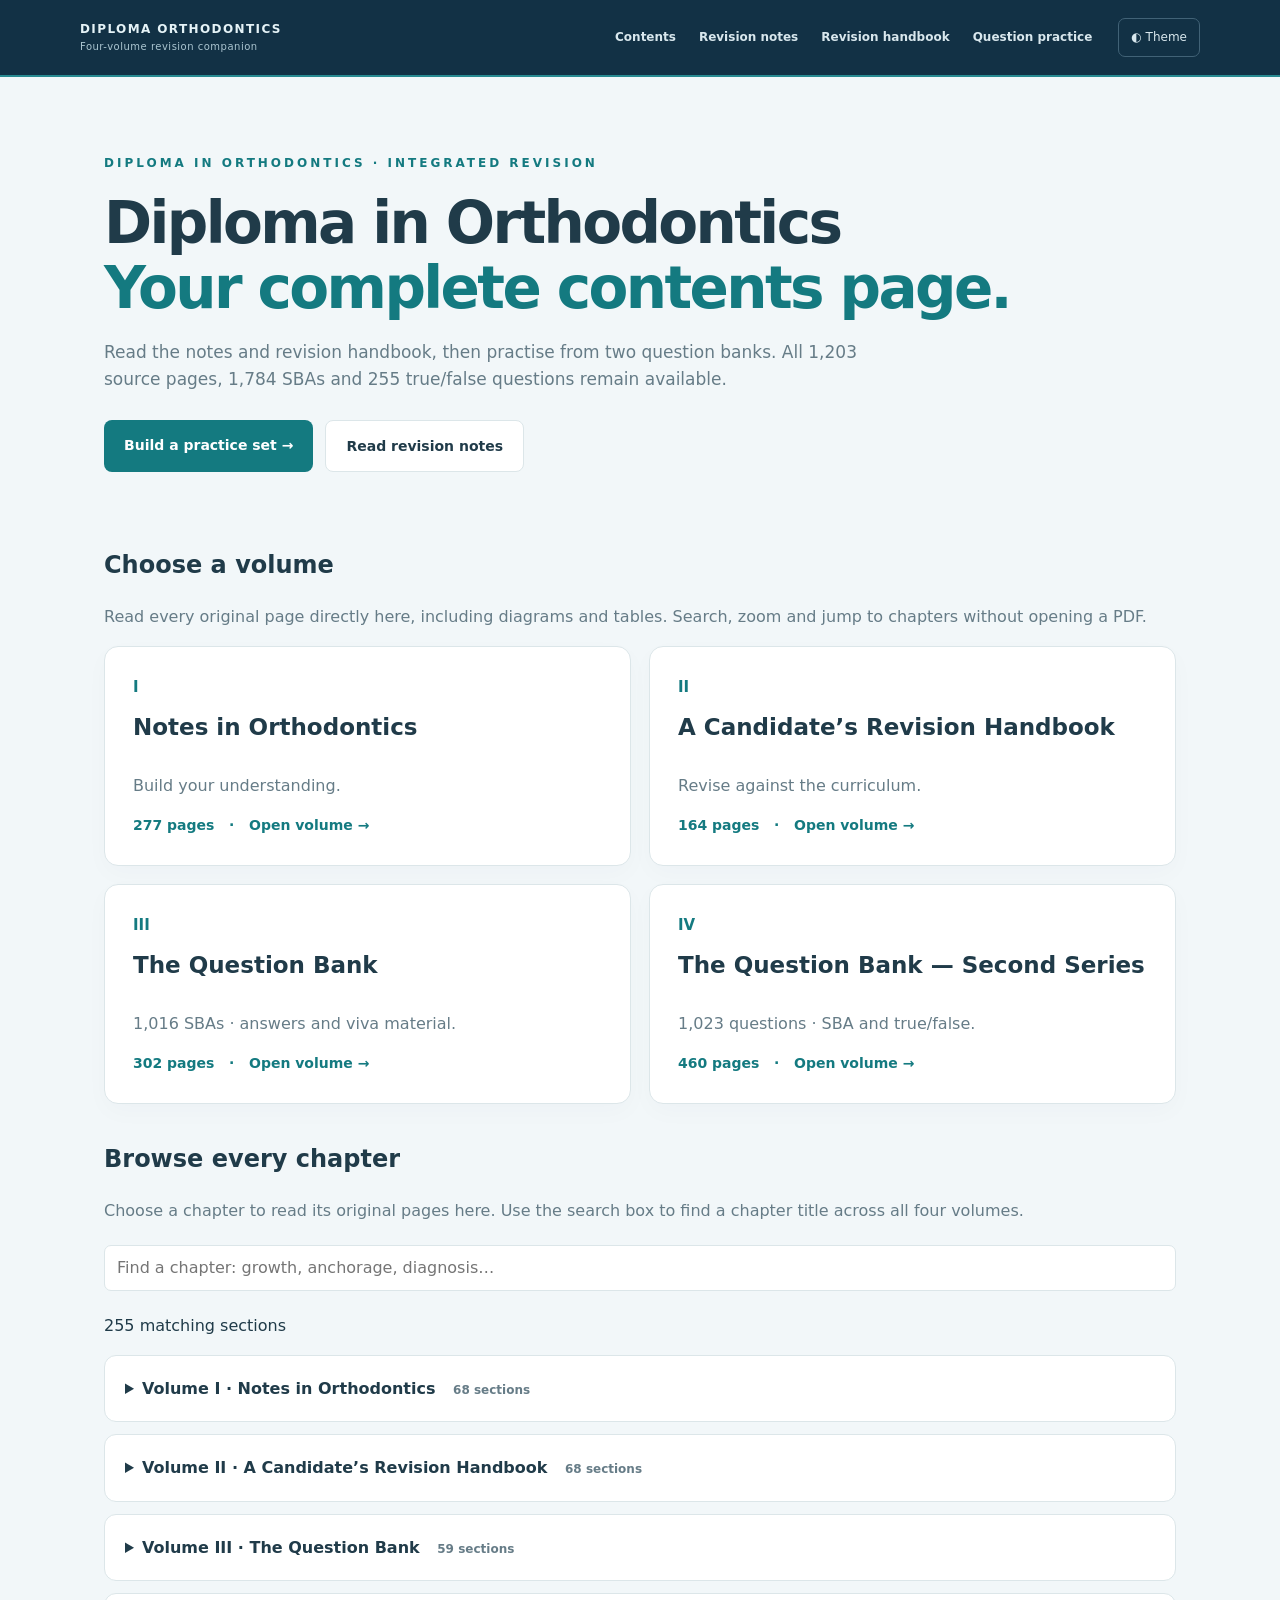
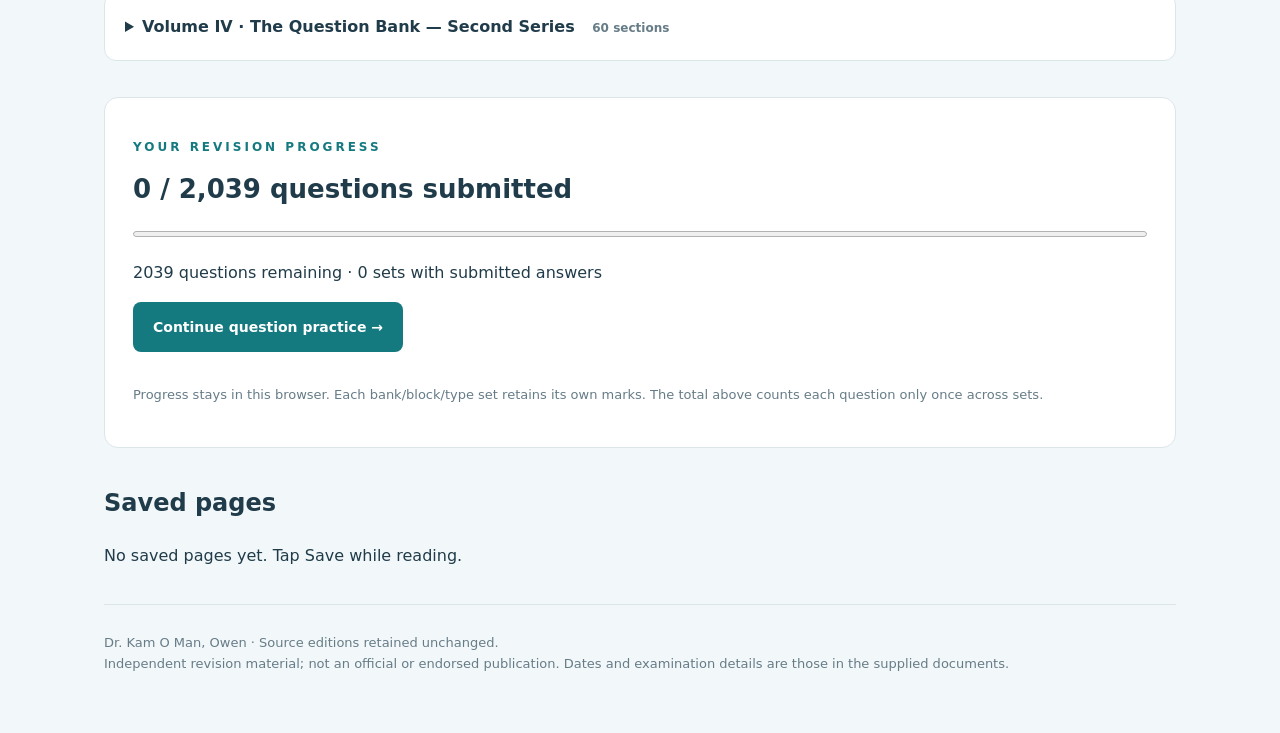
<file: index.html>
<!doctype html><html lang="en"><head><meta charset="utf-8"><meta name="viewport" content="width=device-width,initial-scale=1"><meta name="theme-color" content="#153d43"><meta name="apple-mobile-web-app-capable" content="yes"><title>Diploma Orthodontics · Contents</title><link rel="stylesheet" href="style.css?v=6"><script defer src="catalog.js?v=4"></script><script defer src="page-reader.js?v=5"></script><script defer src="app.js?v=6"></script></head><body>
<header><a class="brand" href="#">DIPLOMA ORTHODONTICS <span>Four-volume revision companion</span></a><nav aria-label="Main navigation"><a href="index.html#home">Contents</a><a href="index.html#volume-1/1">Revision notes</a><a href="index.html#volume-2/1">Revision handbook</a><a href="quiz.html">Question practice</a></nav><button id="theme" aria-label="Toggle dark mode">◐ Theme</button></header>
<main id="home"><div class="hero"><p class="eyebrow">DIPLOMA IN ORTHODONTICS · INTEGRATED REVISION</p><h1>Diploma in Orthodontics<br><span class="accent">Your complete contents page.</span></h1><p>Read the notes and revision handbook, then practise from two question banks. All 1,203 source pages, 1,784 SBAs and 255 true/false questions remain available.</p><div class="hero-actions"><a class="practice-link" href="quiz.html">Build a practice set →</a><a class="secondary-link" href="#volume-1/1">Read revision notes</a></div><button id="resume" hidden>Continue reading →</button></div><h2>Choose a volume</h2><p class="muted">Read every original page directly here, including diagrams and tables. Search, zoom and jump to chapters without opening a PDF.</p><div id="cards" class="cards"></div><section id="chapter-directory" class="chapter-directory"><h2>Browse every chapter</h2><p class="muted">Choose a chapter to read its original pages here. Use the search box to find a chapter title across all four volumes.</p><input id="chapter-search" type="search" placeholder="Find a chapter: growth, anchorage, diagnosis…" aria-label="Find a chapter"><p id="chapter-count" role="status"></p><div id="chapter-links"></div></section><section class="dashboard-progress" aria-labelledby="progress-title"><p class="eyebrow">YOUR REVISION PROGRESS</p><h2 id="progress-title">0 / 2,039 questions submitted</h2><progress id="overall-progress" value="0" max="2039" aria-label="Unique questions submitted"></progress><p id="progress-detail" role="status">Loading saved progress…</p><div id="last-set"></div><a class="practice-link" href="quiz.html">Continue question practice →</a><p class="small">Progress stays in this browser. Each bank/block/type set retains its own marks. The total above counts each question only once across sets.</p></section><section class="saved"><h2>Saved pages</h2><div id="saved"></div></section><footer>Dr. Kam O Man, Owen · Source editions retained unchanged.<br>Independent revision material; not an official or endorsed publication. Dates and examination details are those in the supplied documents.</footer></main>
<main id="reader" hidden><div class="toolbar"><a href="#">← Library</a><a href="quiz.html">Question practice →</a><select id="volume" aria-label="Volume"></select><button id="bookmark">☆ Save</button></div><div class="tools"><select id="chapters" aria-label="Chapter"><option>Contents</option></select><button id="view-mode" type="button">Switch to readable text</button><button id="smaller" aria-label="Zoom out">− Zoom</button><button id="larger" aria-label="Zoom in">+ Zoom</button><a id="pdf" target="_blank" rel="noopener">Original PDF ↗</a></div><form id="searchform"><input id="query" type="search" placeholder="Search this volume…" aria-label="Search this volume"><button>Search</button></form><div id="results" aria-live="polite"></div><div class="pagebar"><button id="prev">← Previous</button><label>PDF page <input id="page" type="number" min="1" aria-label="PDF page number"> <span id="total"></span></label><button id="page-go" type="button">Go to page</button><button id="next">Next →</button></div><p id="hint">Original pages are displayed inside this website, preserving tables and diagrams. Use Zoom, chapter selection, search or the page number to navigate. Switch to readable text for a reflowed view.</p><div id="page-viewport"><article id="content"></article></div><div id="status" role="status"></div><button id="bottomnext">Next page →</button></main>
<script src="quiz-engine.js?v=4"></script><script src="data/quiz-3.js?v=4"></script><script src="data/quiz-4.js?v=4"></script><script src="dashboard.js?v=4"></script></body></html>
</file>
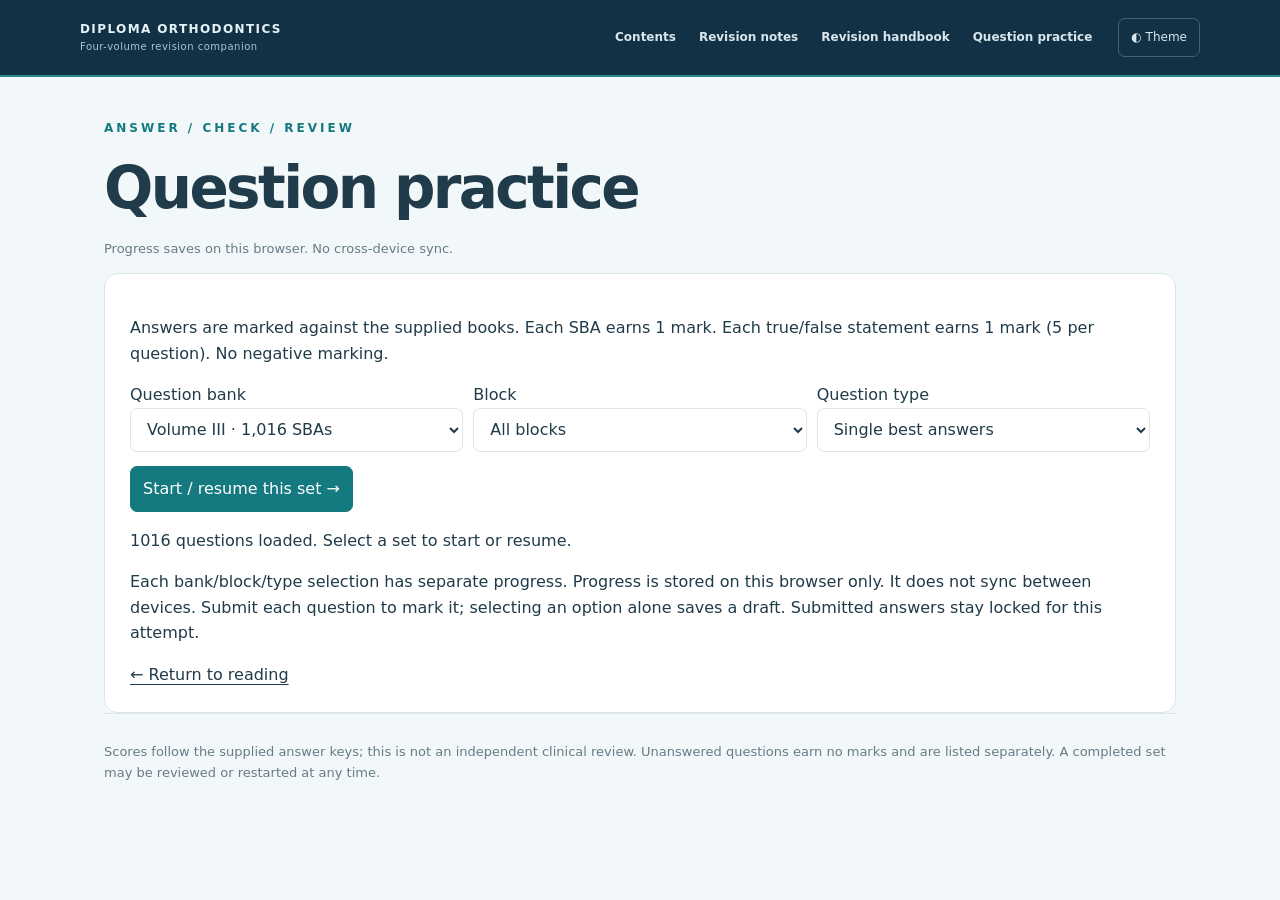
<file: quiz.html>
<!doctype html><html lang="en"><head><meta charset="utf-8"><meta name="viewport" content="width=device-width,initial-scale=1"><title>Orthodontics • Question practice</title><link rel="stylesheet" href="style.css?v=4"><link rel="stylesheet" href="quiz.css?v=4"><script defer src="quiz-engine.js?v=4"></script><script defer src="quiz.js?v=4"></script></head><body><header><a class="brand" href="index.html">DIPLOMA ORTHODONTICS <span>Four-volume revision companion</span></a><nav aria-label="Main navigation"><a href="index.html#home">Contents</a><a href="index.html#volume-1/1">Revision notes</a><a href="index.html#volume-2/1">Revision handbook</a><a href="quiz.html">Question practice</a></nav><button id="theme" aria-label="Toggle dark mode">◐ Theme</button></header><main><p class="eyebrow">ANSWER / CHECK / REVIEW</p><h1>Question practice</h1><p id="save-status" role="status"></p><p id="warning" role="alert" hidden></p><section id="setup"><p>Answers are marked against the supplied books. Each SBA earns 1 mark. Each true/false statement earns 1 mark (5 per question). No negative marking.</p><div class="tools"><label for="bank">Question bank<select id="bank"><option value="volume-3">Volume III · 1,016 SBAs</option><option value="volume-4">Volume IV · 768 SBAs + 255 true/false</option></select></label><label for="block">Block<select id="block"><option value="all">All blocks</option></select></label><label for="type">Question type<select id="type"><option value="sba">Single best answers</option><option value="all">All question types</option><option value="tf">True/false only</option></select></label></div><button id="start">Start / resume this set →</button><p id="setup-message" role="status"></p><p>Each bank/block/type selection has separate progress. Progress is stored on this browser only. It does not sync between devices. Submit each question to mark it; selecting an option alone saves a draft. Submitted answers stay locked for this attempt.</p><a href="index.html">← Return to reading</a></section><section id="practice" hidden><div class="toolbar"><button id="sets">← Choose set</button><button id="results">Results / review</button><button id="export">Download progress backup</button></div><h2 id="set-title"></h2><div id="metrics" aria-live="polite"></div><progress id="progress" max="100" value="0" aria-label="Question completion"></progress><div id="question-view"><div class="pagebar"><button id="previous">← Previous</button><label>Question in set <input id="position" type="number" min="1"></label><button id="jump">Go</button><span id="position-total"></span><button id="next">Next →</button></div><article><p id="question-label" class="eyebrow"></p><h2 id="stem"></h2><form id="answer-form"><div id="options"></div><button id="submit">Submit answer</button></form><div id="feedback" aria-live="polite"></div><div class="tools"><a id="source" target="_blank" rel="noopener">Source question ↗</a><a id="explanation-source" target="_blank" rel="noopener" hidden>Source explanation ↗</a></div></article><div class="tools"><button id="unanswered">Next unanswered →</button><button id="finish">Finish / view results</button></div><p id="message" role="status"></p></div><section id="review" hidden><h2>Results and review</h2><p id="review-summary"></p><div class="tools"><button id="back-question">Return to questions</button><select id="review-filter" aria-label="Review filter"><option value="all">All questions</option><option value="incorrect">Incorrect / partly correct</option><option value="unanswered">Unanswered / drafts</option><option value="correct">Fully correct</option></select><button id="new-attempt">New attempt for this set</button></div><div id="reset-confirm" hidden><p>This clears the saved answers for this set only. Download a backup first if you want to keep them.</p><button id="reset-yes">Clear this set and start again</button><button id="reset-no">Cancel</button></div><div id="review-list"></div></section></section><footer>Scores follow the supplied answer keys; this is not an independent clinical review. Unanswered questions earn no marks and are listed separately. A completed set may be reviewed or restarted at any time.</footer></main></body></html>
</file>
<file: style.css>
:root{--bg:#f5f3ec;--paper:#fffef9;--ink:#18383d;--muted:#566b6c;--line:#d5ded9;--accent:#a55131;--fs:19px}*{box-sizing:border-box}body{margin:0;background:var(--bg);color:var(--ink);font-family:system-ui,-apple-system,sans-serif;line-height:1.6}body.dark{--bg:#15272a;--paper:#203438;--ink:#e4ece7;--muted:#b1c5c4;--line:#41585b;--accent:#ffb18e}header{padding:20px 5%;display:flex;justify-content:space-between;align-items:center;border-bottom:1px solid var(--line)}a{color:inherit;text-underline-offset:4px}.brand{text-decoration:none;letter-spacing:2px;font-size:13px;font-weight:800}.brand span{display:block;font-size:12px;font-weight:400;letter-spacing:.5px}main{max-width:1120px;margin:auto;padding:30px 24px}.hero{padding:40px 0 52px}.eyebrow{letter-spacing:3px;font-size:12px;color:var(--accent);font-weight:750}h1{font-family:Georgia,serif;font-size:clamp(36px,6vw,62px);line-height:1.1;font-weight:400;margin:18px 0}.hero p:not(.eyebrow),footer,#hint{color:var(--muted)}.cards{display:grid;grid-template-columns:repeat(2,1fr);gap:18px}.card{background:var(--paper);border:1px solid var(--line);padding:28px;text-decoration:none;border-radius:12px}.card:hover{border-color:var(--accent)}.card .number{color:var(--accent);font-family:Georgia,serif;font-size:34px}.card h2{font-size:23px;line-height:1.3;margin:14px 0}.card p{color:var(--muted)}.card strong{font-size:14px}button,select,input{font:inherit;color:var(--ink);background:var(--paper);border:1px solid var(--line);border-radius:7px;padding:9px 12px;min-height:44px}button,a,select{touch-action:manipulation}button{cursor:pointer}button:disabled{opacity:.4;cursor:default}button:focus-visible,a:focus-visible,input:focus-visible,select:focus-visible{outline:3px solid var(--accent);outline-offset:3px}.saved{margin:36px 0}footer{padding:28px 0;font-size:13px;border-top:1px solid var(--line)}#reader{max-width:1000px}.toolbar,.tools,.pagebar{display:flex;align-items:center;gap:10px;margin-bottom:14px;flex-wrap:wrap}.toolbar select{flex:1;min-width:180px}.tools select{flex:1;min-width:180px;max-width:100%}.tools a{padding:9px}.pagebar{justify-content:space-between;margin:20px 0}#page{width:80px}#searchform{display:flex;gap:10px}#query{flex:1;min-width:0}#hint{font-size:12px}article{background:var(--paper);border:1px solid var(--line);border-radius:12px;padding:clamp(18px,4vw,46px);font-size:var(--fs);overflow-wrap:anywhere}article p{white-space:pre-line;margin:0 0 1.1em}article img{display:block;width:100%;height:auto}article.original{padding:0;background:white;overflow:hidden}#results{max-height:340px;overflow:auto}#results a,.saved a{display:block;padding:10px;border-bottom:1px solid var(--line)}#status{font-size:13px;color:var(--muted);padding:8px}#bottomnext{display:block;margin:20px auto}body.dark article.original{background:white} [hidden]{display:none!important}@media(max-width:600px){main{padding:18px 14px}.cards{grid-template-columns:1fr}.hero{padding:22px 0 30px}.card{padding:22px}header{padding:14px}.toolbar a{width:100%}.toolbar select{width:70%;min-width:0;font-size:14px}.tools select{width:100%;flex-basis:100%}.pagebar{gap:5px;font-size:13px}.pagebar button{padding:8px}#page{width:61px}article{line-height:1.7}#theme{font-size:13px}}

.practice-link{display:inline-block;padding:14px 20px;border-radius:8px;background:var(--ink);color:var(--bg);text-decoration:none;font-weight:650;margin-bottom:20px}

/* FPros reference: navy navigation, teal actions and resource dashboard. */
:root{--bg:#f2f7f9;--paper:#fff;--ink:#203b49;--muted:#667c87;--line:#dce6e9;--accent:#147a80}header{background:#123145;border-bottom:2px solid #278a91;gap:18px;padding:18px max(24px,calc((100% - 1120px)/2));flex-wrap:wrap}.brand{color:#e5f3f7;font-size:12px;letter-spacing:1.4px;white-space:nowrap}.brand span{color:#abc5d0;font-size:10px}header nav{display:flex;gap:7px;flex-wrap:wrap;margin-left:auto}header nav a{color:#d8e7ed;font-size:12px;font-weight:650;text-decoration:none;padding:8px;border-radius:7px}header nav a:hover{background:#2a5064}#theme{font-size:12px;min-height:36px;background:transparent;color:#d8e7ed;border-color:#416276}h1{font-family:inherit;font-weight:750;letter-spacing:-.045em;font-size:clamp(34px,5.2vw,58px);line-height:1.12}.accent{color:var(--accent)}.hero{max-width:940px;padding:35px 0 40px}.hero>p:not(.eyebrow){max-width:760px;font-size:17px}.hero-actions{display:flex;gap:12px;flex-wrap:wrap;margin:26px 0 14px}.hero-actions a{margin:0}.practice-link{background:var(--accent);color:white;font-size:14px}.secondary-link{display:inline-block;text-decoration:none;padding:14px 20px;border:1px solid var(--line);border-radius:8px;background:var(--paper);font-weight:650;font-size:14px}.card{box-shadow:0 8px 25px #12314506;border-radius:14px;display:flex;flex-direction:column}.card strong{margin-top:auto;color:var(--accent)}.card .number{font-family:inherit;font-weight:800;font-size:15px}.card h2{font-size:23px}.muted,.small{color:var(--muted)}.small{font-size:13px}.dashboard-progress{background:var(--paper);border:1px solid var(--line);padding:28px;border-radius:14px;margin-top:30px}.dashboard-progress h2{margin:8px 0;font-size:26px}.dashboard-progress progress{width:100%;height:12px;accent-color:var(--accent)}#last-set{margin:14px 0;color:var(--muted)}#setup{background:var(--paper);border:1px solid var(--line);border-radius:14px;padding:25px}#start,#submit{background:var(--accent);color:#fff;border-color:var(--accent)}body.dark{--accent:#79cdd0}@media(max-width:700px){header{padding:16px;gap:12px}header nav{order:3;margin:0;width:100%}header nav a{font-size:11px;padding:7px}#theme{margin-left:auto}.hero{padding:18px 0 30px}.hero-actions{flex-direction:column}.hero-actions a{text-align:center}.dashboard-progress{padding:20px}#setup{padding:18px}}

#page-viewport{overflow:auto;padding:4px;background:#dfe7eb;border-radius:12px}#content.original-page{padding:0;max-width:none;min-width:50%;margin:0 auto;background:white;border:0;border-radius:0}#content.original-page img{display:block;width:100%;height:auto}body.dark #page-viewport{background:#101f25}#view-mode{border-color:var(--accent);color:var(--accent)}

.chapter-directory{margin:36px 0}.chapter-directory>input{width:100%;margin:6px 0}.chapter-volume{background:var(--paper);border:1px solid var(--line);border-radius:12px;margin:12px 0}.chapter-volume summary{padding:20px;font-weight:700;cursor:pointer}.chapter-volume summary span{font-size:12px;color:var(--muted);margin-left:12px}.chapter-items{padding:0 20px 16px}.chapter-items a{display:flex;justify-content:space-between;gap:18px;text-decoration:none;padding:12px 0;border-top:1px solid var(--line)}.chapter-items a:hover{color:var(--accent)}.chapter-items small{white-space:nowrap;color:var(--accent)}
</file>
<file: quiz.css>
label select{display:block;max-width:100%;width:100%}#setup .tools>label{flex:1;min-width:210px}#practice h2{font-size:22px}#metrics{display:grid;grid-template-columns:repeat(3,1fr);gap:10px}#metrics div{background:var(--paper);border:1px solid var(--line);padding:15px;border-radius:8px}#metrics strong{display:block;font-size:24px}progress{width:100%;height:18px;margin:18px 0;accent-color:var(--accent)}.option{display:flex;align-items:flex-start;gap:12px;border:1px solid var(--line);border-radius:8px;padding:14px;margin:10px 0;cursor:pointer}.option input{min-height:24px;width:24px;flex-shrink:0;margin-top:4px;accent-color:var(--accent)}.option:has(input:checked){border-color:var(--accent);background:var(--bg)}fieldset{border:1px solid var(--line);border-radius:8px;margin:12px 0;padding:14px}fieldset label{display:inline-flex;align-items:center;gap:8px;margin-right:20px;min-height:44px}fieldset input{width:22px;min-height:22px}#feedback{border-top:1px solid var(--line);margin-top:18px;padding-top:12px}#feedback:empty{display:none}#review-list button{display:block;width:100%;text-align:left;margin:8px 0}#position{width:85px}#warning{background:#fff0dc;color:#693300;padding:14px;border:1px solid #b67a32;border-radius:8px}#save-status{font-size:13px;color:var(--muted)}#stem{line-height:1.5;font-weight:500}#reset-confirm{padding:18px;border:2px solid var(--accent);margin:16px 0}#review-list{max-height:65vh;overflow:auto}#practice .tools{margin-top:18px}#message:empty{display:none}@media(max-width:600px){#metrics{grid-template-columns:1fr}#metrics div{padding:10px}#metrics strong{display:inline;font-size:20px;margin-right:8px}.option{padding:12px}fieldset{padding:10px}#practice .pagebar{font-size:12px}#position{width:60px}#question-view article{padding:16px}}
</file>
